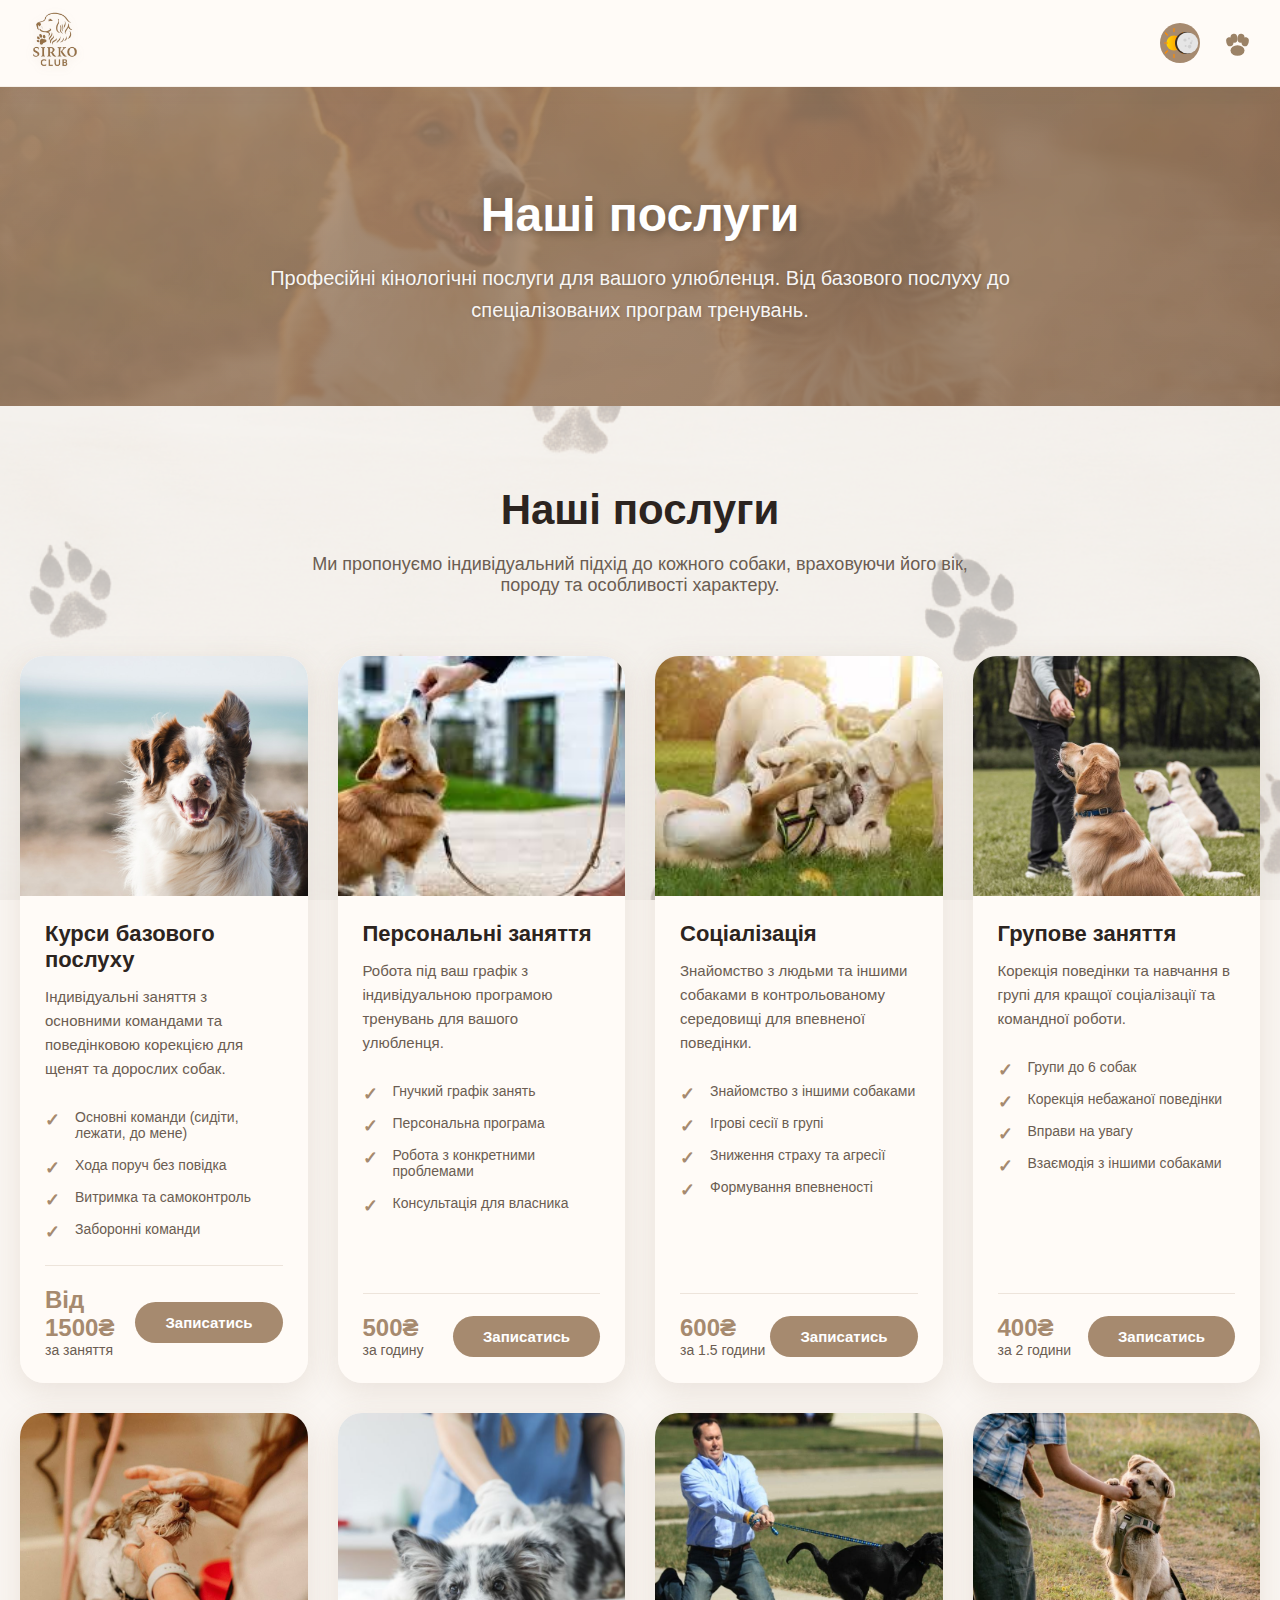
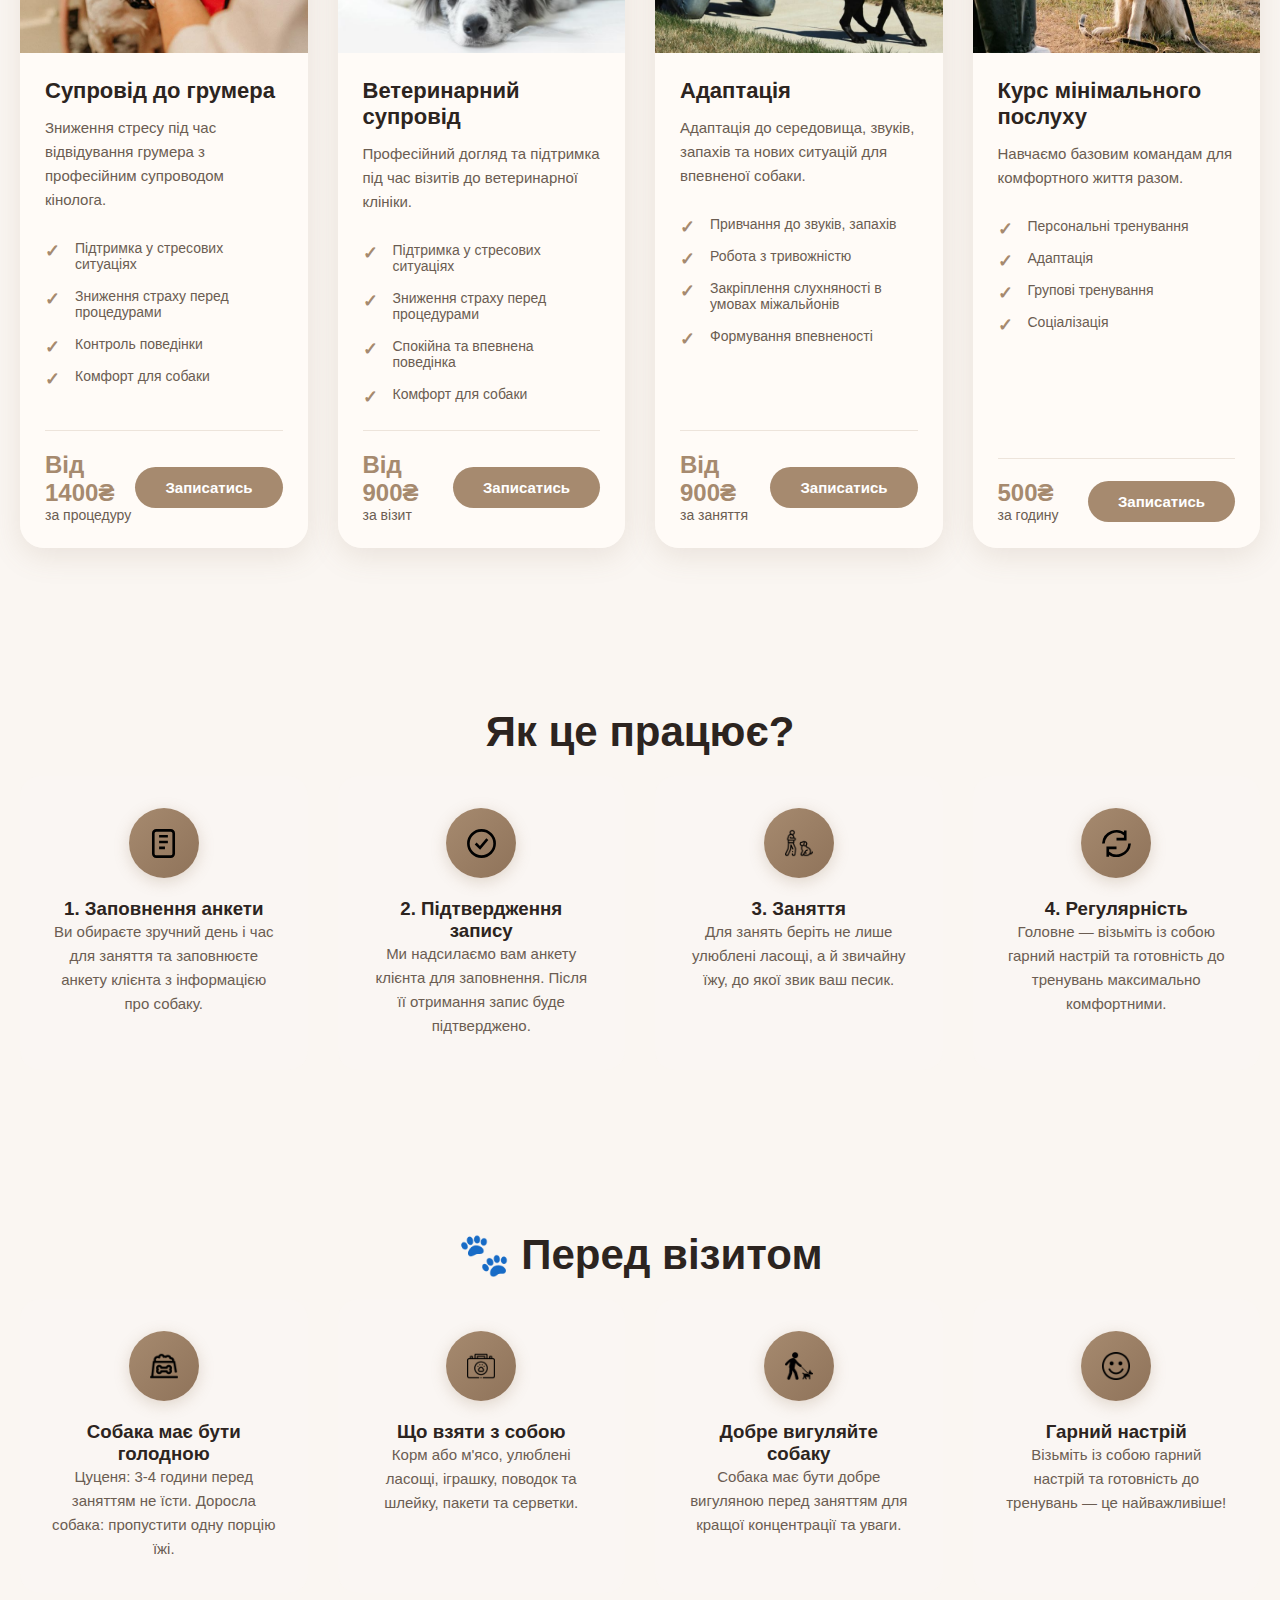
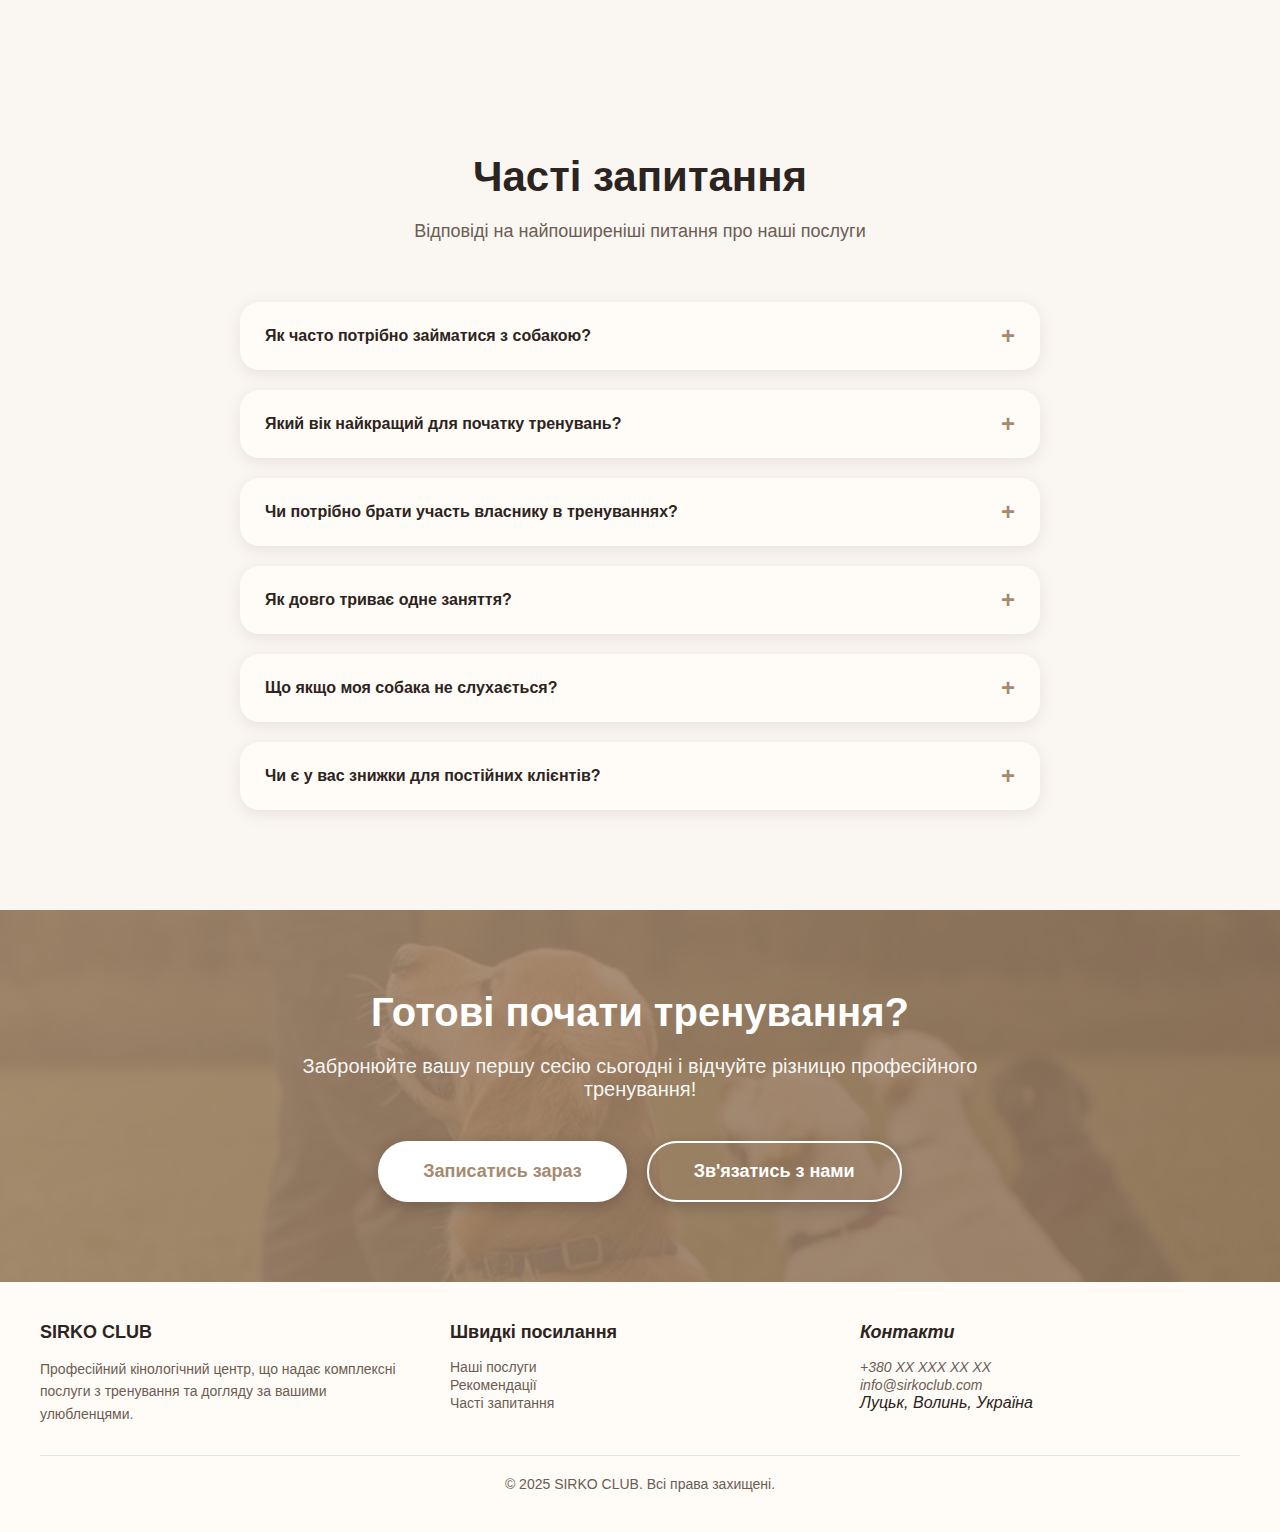
<file: services.html>
<!DOCTYPE html>
<html lang="uk">
<head>
  <meta charset="UTF-8">
  <meta name="viewport" content="width=device-width, initial-scale=1.0">
  <meta name="description" content="Професійні кінологічні послуги у Луцьку. Базовий послух, соціалізація, групові заняття, адаптація та індивідуальні тренування для собак всіх порід та віку.">
  <meta name="keywords" content="кінолог Луцьк, дресирування собак, тренування собак, курси послуху, соціалізація собак, групові заняття">
  <meta property="og:title" content="SIRKO CLUB - Професійні кінологічні послуги у Луцьку">
  <meta property="og:description" content="Індивідуальний підхід до кожного собаки. Від базового послуху до спеціалізованих програм тренувань.">
  <meta property="og:type" content="website">
  <meta property="og:image" content="img/light.png">
  <title>SIRKO CLUB - Послуги</title>
  <link rel="stylesheet" href="css/services.css">
</head>
<body>
  <div class="container">
    <!-- ============== ХЕДЕР ============== -->
    <header>
      <div class="logo">
        <img src="img/light.png" alt="SIRKO CLUB - Логотип кінологічного центру" class="logo-img" id="logoImg"
             onerror="this.style.display='none'; document.getElementById('logoFallback').style.display='flex';">
        <div id="logoFallback" class="logo-fallback" style="display: none;" aria-label="SIRKO CLUB">SC</div>
      </div>
      <nav class="header-controls">
        <button class="theme-toggle" id="themeToggle" aria-label="Змінити тему оформлення">
          <svg class="theme-icon" width="40" height="40" viewBox="0 0 200 200" fill="none" aria-hidden="true">
            <circle cx="70" cy="100" r="38" fill="url(#sunGradient)"/>
            <defs>
              <linearGradient id="sunGradient">
                <stop offset="0%" stop-color="#FFD700"/>
                <stop offset="100%" stop-color="#FF8C00"/>
              </linearGradient>
            </defs>
            <rect x="67" y="25" width="6" height="20" rx="3" fill="#FF8C00"/>
            <rect x="105" y="45" width="6" height="20" rx="3" fill="#FF8C00" transform="rotate(45 108 55)"/>
            <rect x="130" y="97" width="20" height="6" rx="3" fill="#FF8C00"/>
            <rect x="105" y="135" width="6" height="20" rx="3" fill="#FF8C00" transform="rotate(-45 108 145)"/>
            <rect x="67" y="155" width="6" height="20" rx="3" fill="#FF8C00"/>
            <rect x="29" y="135" width="6" height="20" rx="3" fill="#FF8C00" transform="rotate(45 32 145)"/>
            <rect x="20" y="97" width="20" height="6" rx="3" fill="#FF8C00"/>
            <rect x="29" y="45" width="6" height="20" rx="3" fill="#FF8C00" transform="rotate(-45 32 55)"/>
            <circle cx="130" cy="100" r="55" fill="#3d2f22"/>
            <circle cx="138" cy="100" r="53" fill="#E5E5E5"/>
            <circle cx="125" cy="85" r="8" fill="#C8C8C8" opacity="0.7"/>
            <circle cx="145" cy="78" r="5" fill="#C8C8C8" opacity="0.7"/>
            <circle cx="155" cy="100" r="6" fill="#C8C8C8" opacity="0.7"/>
            <circle cx="148" cy="118" r="9" fill="#C8C8C8" opacity="0.7"/>
            <circle cx="128" cy="115" r="5" fill="#C8C8C8" opacity="0.7"/>
            <circle cx="160" cy="90" r="4" fill="#C8C8C8" opacity="0.6"/>
          </svg>
        </button>
        <button class="menu-icon" id="menuToggle" aria-label="Відкрити меню навігації" aria-expanded="false">
          <svg class="paw-icon" viewBox="0 0 100 100" aria-hidden="true">
            <ellipse cx="50" cy="70" rx="20" ry="15" fill="#9b8266"/>
            <ellipse cx="28" cy="45" rx="10" ry="13" fill="#9b8266" transform="rotate(-15 28 45)"/>
            <ellipse cx="40" cy="35" rx="10" ry="13" fill="#9b8266" transform="rotate(-5 40 35)"/>
            <ellipse cx="60" cy="35" rx="10" ry="13" fill="#9b8266" transform="rotate(5 60 35)"/>
            <ellipse cx="72" cy="45" rx="10" ry="13" fill="#9b8266" transform="rotate(15 72 45)"/>
          </svg>
        </button>
      </nav>
    </header>
    <div class="menu-overlay" id="menuOverlay" aria-hidden="true"></div>
    <nav class="mobile-menu" id="mobileMenu" aria-label="Головна навігація">
      <button class="close-menu-btn" id="closeMenuBtn" aria-label="Закрити меню">
        <img src="img/hr.png" alt="" style="width: 28px; height: 28px; object-fit: contain;">
      </button>
      <ul class="menu-links">
        <li><a href="index.html">Головна</a></li>
        <li><a href="services.html" aria-current="page">Послуги</a></li>
        <li><a href="contact.html">Контакти</a></li>
      </ul>
    </nav>

    <main>
      <!-- ============== HERO ============== -->
      <section class="hero" id="home">
        <div class="hero-content">
          <h1>Наші послуги</h1>
          <p>Професійні кінологічні послуги для вашого улюбленця. Від базового послуху до спеціалізованих програм тренувань.</p>
        </div>
      </section>

      <!-- ============== «НАШІ ПОСЛУГИ» ============== -->
      <section class="services-section" id="services">
        <div class="section-inner">
          <h2 class="section-title">Наші послуги</h2>
          <p class="section-subtitle">Ми пропонуємо індивідуальний підхід до кожного собаки, враховуючи його вік, породу та особливості характеру.</p>
          <div class="services-grid">
            <!-- Service 1 -->
            <article class="service-card">
              <img src="img/1.jpeg" alt="Тренування собаки базовим командам на майданчику" class="service-image" loading="lazy">
              <div class="service-content">
                <h3 class="service-title">Курси базового послуху</h3>
                <p class="service-description">Індивідуальні заняття з основними командами та поведінковою корекцією для щенят та дорослих собак.</p>
                <ul class="service-features">
                  <li>Основні команди (сидіти, лежати, до мене)</li>
                  <li>Хода поруч без повідка</li>
                  <li>Витримка та самоконтроль</li>
                  <li>Заборонні команди</li>
                </ul>
                <div class="service-footer">
                  <div>
                    <div class="service-price">Від 1500₴</div>
                    <div class="service-duration">за заняття</div>
                  </div>
                  <button class="btn-book" onclick="window.location.href='https://docs.google.com/forms/d/e/1FAIpQLSfRU9V35muURrDXWjqPRwVCENJERjDULEuLizLu45C7HAdxSQ/viewform'"><span>Записатись</span></button>
                </div>
              </div>
            </article>
            <!-- Service 2 -->
            <article class="service-card">
              <img src="img/2.jpeg" alt="Індивідуальне тренування собаки з кінологом" class="service-image" loading="lazy">
              <div class="service-content">
                <h3 class="service-title">Персональні заняття</h3>
                <p class="service-description">Робота під ваш графік з індивідуальною програмою тренувань для вашого улюбленця.</p>
                <ul class="service-features">
                  <li>Гнучкий графік занять</li>
                  <li>Персональна програма</li>
                  <li>Робота з конкретними проблемами</li>
                  <li>Консультація для власника</li>
                </ul>
                <div class="service-footer">
                  <div>
                    <div class="service-price">500₴</div>
                    <div class="service-duration">за годину</div>
                  </div>
                  <button class="btn-book" onclick="window.location.href='https://docs.google.com/forms/d/e/1FAIpQLSfRU9V35muURrDXWjqPRwVCENJERjDULEuLizLu45C7HAdxSQ/viewform'"><span>Записатись</span></button>
                </div>
              </div>
            </article>
            <!-- Service 3 -->
            <article class="service-card">
              <img src="img/3.jpeg" alt="Соціалізація собаки з іншими тваринами" class="service-image" loading="lazy">
              <div class="service-content">
                <h3 class="service-title">Соціалізація</h3>
                <p class="service-description">Знайомство з людьми та іншими собаками в контрольованому середовищі для впевненої поведінки.</p>
                <ul class="service-features">
                  <li>Знайомство з іншими собаками</li>
                  <li>Ігрові сесії в групі</li>
                  <li>Зниження страху та агресії</li>
                  <li>Формування впевненості</li>
                </ul>
                <div class="service-footer">
                  <div>
                    <div class="service-price">600₴</div>
                    <div class="service-duration">за 1.5 години</div>
                  </div>
                  <button class="btn-book" onclick="window.location.href='https://docs.google.com/forms/d/e/1FAIpQLSfRU9V35muURrDXWjqPRwVCENJERjDULEuLizLu45C7HAdxSQ/viewform'"><span>Записатись</span></button>
                </div>
              </div>
            </article>
            <!-- Service 4 -->
            <article class="service-card">
              <img src="img/4.jpg" alt="Групове тренування собак на майданчику" class="service-image" loading="lazy">
              <div class="service-content">
                <h3 class="service-title">Групове заняття</h3>
                <p class="service-description">Корекція поведінки та навчання в групі для кращої соціалізації та командної роботи.</p>
                <ul class="service-features">
                  <li>Групи до 6 собак</li>
                  <li>Корекція небажаної поведінки</li>
                  <li>Вправи на увагу</li>
                  <li>Взаємодія з іншими собаками</li>
                </ul>
                <div class="service-footer">
                  <div>
                    <div class="service-price">400₴</div>
                    <div class="service-duration">за 2 години</div>
                  </div>
                  <button class="btn-book" onclick="window.location.href='https://docs.google.com/forms/d/e/1FAIpQLSfRU9V35muURrDXWjqPRwVCENJERjDULEuLizLu45C7HAdxSQ/viewform'"><span>Записатись</span></button>
                </div>
              </div>
            </article>
            <!-- Service 5 -->
            <article class="service-card">
              <img src="img/5.jpg" alt="Кінолог супроводжує собаку до грумера" class="service-image" loading="lazy">
              <div class="service-content">
                <h3 class="service-title">Супровід до грумера</h3>
                <p class="service-description">Зниження стресу під час відвідування грумера з професійним супроводом кінолога.</p>
                <ul class="service-features">
                  <li>Підтримка у стресових ситуаціях</li>
                  <li>Зниження страху перед процедурами</li>
                  <li>Контроль поведінки</li>
                  <li>Комфорт для собаки</li>
                </ul>
                <div class="service-footer">
                  <div>
                    <div class="service-price">Від 1400₴</div>
                    <div class="service-duration">за процедуру</div>
                  </div>
                  <button class="btn-book" onclick="window.location.href='https://docs.google.com/forms/d/e/1FAIpQLSfRU9V35muURrDXWjqPRwVCENJERjDULEuLizLu45C7HAdxSQ/viewform'"><span>Записатись</span></button>
                </div>
              </div>
            </article>
            <!-- Service 6 -->
            <article class="service-card">
              <img src="img/6.jpg" alt="Супровід собаки до ветеринарної клініки" class="service-image" loading="lazy">
              <div class="service-content">
                <h3 class="service-title">Ветеринарний супровід</h3>
                <p class="service-description">Професійний догляд та підтримка під час візитів до ветеринарної клініки.</p>
                <ul class="service-features">
                  <li>Підтримка у стресових ситуаціях</li>
                  <li>Зниження страху перед процедурами</li>
                  <li>Спокійна та впевнена поведінка</li>
                  <li>Комфорт для собаки</li>
                </ul>
                <div class="service-footer">
                  <div>
                    <div class="service-price">Від 900₴</div>
                    <div class="service-duration">за візит</div>
                  </div>
                  <button class="btn-book" onclick="window.location.href='https://docs.google.com/forms/d/e/1FAIpQLSfRU9V35muURrDXWjqPRwVCENJERjDULEuLizLu45C7HAdxSQ/viewform'"><span>Записатись</span></button>
                </div>
              </div>
            </article>
            <!-- Service 7 -->
            <article class="service-card">
              <img src="img/7.jpeg" alt="Адаптація собаки до нового середовища" class="service-image" loading="lazy">
              <div class="service-content">
                <h3 class="service-title">Адаптація</h3>
                <p class="service-description">Адаптація до середовища, звуків, запахів та нових ситуацій для впевненої собаки.</p>
                <ul class="service-features">
                  <li>Привчання до звуків, запахів</li>
                  <li>Робота з тривожністю</li>
                  <li>Закріплення слухняності в умовах міжальйонів</li>
                  <li>Формування впевненості</li>
                </ul>
                <div class="service-footer">
                  <div>
                    <div class="service-price">Від 900₴</div>
                    <div class="service-duration">за заняття</div>
                  </div>
                  <button class="btn-book" onclick="window.location.href='https://docs.google.com/forms/d/e/1FAIpQLSfRU9V35muURrDXWjqPRwVCENJERjDULEuLizLu45C7HAdxSQ/viewform'"><span>Записатись</span></button>
                </div>
              </div>
            </article>
            <!-- Service 8 -->
            <article class="service-card">
              <img src="img/8.jpg" alt="Курс мінімального послуху для собак" class="service-image" loading="lazy">
              <div class="service-content">
                <h3 class="service-title">Курс мінімального послуху</h3>
                <p class="service-description">Навчаємо базовим командам для комфортного життя разом.</p>
                <ul class="service-features">
                  <li>Персональні тренування</li>
                  <li>Адаптація</li>
                  <li>Групові тренування</li>
                  <li>Соціалізація</li>
                </ul>
                <div class="service-footer">
                  <div>
                    <div class="service-price">500₴</div>
                    <div class="service-duration">за годину</div>
                  </div>
                  <button class="btn-book" onclick="window.location.href='https://docs.google.com/forms/d/e/1FAIpQLSfRU9V35muURrDXWjqPRwVCENJERjDULEuLizLu45C7HAdxSQ/viewform'"><span>Записатись</span></button>
                </div>
              </div>
            </article>
          </div>
        </div>
      </section>

      <!-- ============== «ЯК ЦЕ ПРАЦЮЄ» ============== -->
       <div class="info-wrapper">
      <section class="how-it-works-section" id="recomend">
        <div class="section-inner">
          <h2 class="section-title">Як це працює?</h2>
          <div class="info-grid">
            <div class="info-card">
              <div class="info-icon" aria-hidden="true">
                <svg width="48" height="48" viewBox="0 0 24 24" fill="none" stroke="black" stroke-width="1.8">
                  <rect x="5" y="3" width="14" height="18" rx="2"/>
                  <path d="M9 7h6M9 11h6M9 15h4"/>
                </svg>
              </div>
              <h3>1. Заповнення анкети</h3>
              <p>Ви обираєте зручний день і час для заняття та заповнюєте анкету клієнта з інформацією про собаку.</p>
            </div>
            <div class="info-card">
              <div class="info-icon" aria-hidden="true">
                <svg width="48" height="48" viewBox="0 0 24 24" fill="none" stroke="black" stroke-width="1.8">
                  <circle cx="12" cy="12" r="9"/>
                  <path d="M8 12l3 3 5-6"/>
                </svg>
              </div>
              <h3>2. Підтвердження запису</h3>
              <p>Ми надсилаємо вам анкету клієнта для заповнення. Після її отримання запис буде підтверджено.</p>
            </div>
            <div class="info-card">
              <div class="info-icon" aria-hidden="true">
                <img src="img/tr.png" alt="" style="width: 28px; height: 28px; object-fit: contain;">
              </div>
              <h3>3. Заняття</h3>
              <p>Для занять беріть не лише улюблені ласощі, а й звичайну їжу, до якої звик ваш песик.</p>
            </div>
            <div class="info-card">
              <div class="info-icon" aria-hidden="true">
                <svg width="48" height="48" viewBox="0 0 24 24" fill="none" stroke="black" stroke-width="1.8">
                  <path d="M3 12a9 9 0 0 1 15-6M18 3v6h-6M21 12a9 9 0 0 1-15 6M6 21v-6h6"/>
                </svg>
              </div>
              <h3>4. Регулярність</h3>
              <p>Головне — візьміть із собою гарний настрій та готовність до тренувань максимально комфортними.</p>
            </div>
          </div>
        </div>
      </section>

      <!-- ============== «ПЕРЕД ВІЗИТОМ» ============== -->
      <section class="before-visit-section">
        <div class="section-inner">
          <h2 class="section-title">🐾 Перед візитом</h2>
          <div class="info-grid">
            <div class="info-card">
              <div class="info-icon" aria-hidden="true">
                <img src="img/mu.png" alt="" style="width: 28px; height: 28px; object-fit: contain;">
              </div>
              <h3>Собака має бути голодною</h3>
              <p>Цуценя: 3-4 години перед заняттям не їсти. Доросла собака: пропустити одну порцію їжі.</p>
            </div>
            <div class="info-card">
              <div class="info-icon" aria-hidden="true">
                <img src="img/re.png" alt="" style="width: 28px; height: 28px; object-fit: contain;">
              </div>
              <h3>Що взяти з собою</h3>
              <p>Корм або м'ясо, улюблені ласощі, іграшку, поводок та шлейку, пакети та серветки.</p>
            </div>
            <div class="info-card">
              <div class="info-icon" aria-hidden="true">
                <img src="img/sob.png" alt="" style="width: 28px; height: 28px; object-fit: contain;">
              </div>
              <h3>Добре вигуляйте собаку</h3>
              <p>Собака має бути добре вигуляною перед заняттям для кращої концентрації та уваги.</p>
            </div>
            <div class="info-card">
              <div class="info-icon" aria-hidden="true">
                <img src="img/sm.png" alt="" style="width: 28px; height: 28px; object-fit: contain;">
              </div>
              <h3>Гарний настрій</h3>
              <p>Візьміть із собою гарний настрій та готовність до тренувань — це найважливіше!</p>
            </div>
          </div>
        </div>
      </section>
      </div>

      <!-- ============== «ЧАСТІ ЗАПИТАННЯ» ============== -->
      <section class="faq-section" id="question">
        <div class="section-inner">
          <h2 class="section-title">Часті запитання</h2>
          <p class="section-subtitle">Відповіді на найпоширеніші питання про наші послуги</p>
          <div class="faq-container">
            <div class="faq-item">
              <div class="faq-question" role="button" tabindex="0" aria-expanded="false">Як часто потрібно займатися з собакою?</div>
              <div class="faq-answer">Для найкращих результатів рекомендуємо займатися 2-3 рази на тиждень. Це дозволить собаці закріпити навички та поступово прогресувати в навчанні.</div>
            </div>
            <div class="faq-item">
              <div class="faq-question" role="button" tabindex="0" aria-expanded="false">Який вік найкращий для початку тренувань?</div>
              <div class="faq-answer">Тренування можна починати з 3-місячного віку. Щенята швидко засвоюють нову інформацію, але і дорослих собак можна навчити будь-яким командам.</div>
            </div>
            <div class="faq-item">
              <div class="faq-question" role="button" tabindex="0" aria-expanded="false">Чи потрібно брати участь власнику в тренуваннях?</div>
              <div class="faq-answer">Так, обов'язково. Ми навчаємо не лише собаку, а й власника, щоб ви могли продовжувати тренування вдома та підтримувати результати.</div>
            </div>
            <div class="faq-item">
              <div class="faq-question" role="button" tabindex="0" aria-expanded="false">Як довго триває одне заняття?</div>
              <div class="faq-answer">Тривалість залежить від типу послуги: індивідуальні заняття — 1 година, групові — 1.5-2 години, соціалізація — 1.5 години.</div>
            </div>
            <div class="faq-item">
              <div class="faq-question" role="button" tabindex="0" aria-expanded="false">Що якщо моя собака не слухається?</div>
              <div class="faq-answer">Не хвилюйтесь! Ми працюємо з собаками будь-якого рівня підготовки. Наші кінологи знайдуть індивідуальний підхід до вашого улюбленця.</div>
            </div>
            <div class="faq-item">
              <div class="faq-question" role="button" tabindex="0" aria-expanded="false">Чи є у вас знижки для постійних клієнтів?</div>
              <div class="faq-answer">Так, ми пропонуємо знижки при купівлі пакету занять, а також маємо програму лояльності для наших постійних клієнтів.</div>
            </div>
          </div>
        </div>
      </section>

      <!-- ============== CTA ============== -->
      <section class="cta-section" id="contact">
        <h2>Готові почати тренування?</h2>
        <p>Забронюйте вашу першу сесію сьогодні і відчуйте різницю професійного тренування!</p>
        <div class="cta-buttons">
          <button class="btn-large" onclick="window.location.href='https://docs.google.com/forms/d/e/1FAIpQLSfRU9V35muURrDXWjqPRwVCENJERjDULEuLizLu45C7HAdxSQ/viewform'"><span>Записатись зараз</span></button>
          <button class="btn-large btn-outline" onclick="window.location.href='https://t.me/Pracontanaaa'"><span>Зв'язатись з нами</span></button>
        </div>
      </section>
    </main>

    <!-- ============== FOOTER ============== -->
    <footer>
      <div class="footer-content">
        <div class="footer-section">
          <h4>SIRKO CLUB</h4>
          <p style="color: var(--text-secondary); font-size: 14px; line-height: 1.6;">Професійний кінологічний центр, що надає комплексні послуги з тренування та догляду за вашими улюбленцями.</p>
        </div>
        <nav class="footer-section" aria-label="Додаткова навігація">
          <h4>Швидкі посилання</h4>
          <ul class="footer-links">
            <li><a href="#home">Наші послуги</a></li>
            <li><a href="#recomend">Рекомендації</a></li>
            <li><a href="#question">Часті запитання</a></li>
          </ul>
        </nav>
        <address class="footer-section">
          <h4>Контакти</h4>
          <ul class="footer-links">
            <li><a href="tel:+380XXXXXXXXX">+380 XX XXX XX XX</a></li>
            <li><a href="mailto:info@sirkoclub.com">info@sirkoclub.com</a></li>
            <li>Луцьк, Волинь, Україна</li>
          </ul>
        </address>
      </div>
      <div class="footer-bottom">
        © 2025 SIRKO CLUB. Всі права захищені.
      </div>
    </footer>
  </div>

  <button class="scroll-top" id="scrollTop">↑</button>
<script src="js/services.js"></script>
  
</body>
</html>
</file>
<file: css/services.css>
:root {
      --bg-primary: linear-gradient(135deg, #f7ebe1 0%, #eddfd2 100%);
      --bg-secondary: rgba(250, 246, 242, 0.95);
      --bg-card: rgba(255, 251, 247, 0.98);
      --text-primary: #2c2420;
      --text-secondary: #6b5d52;
      --accent: #a68a6f;
      --accent-hover: #8f735a;
      --shadow: rgba(139, 114, 86, 0.15);
      --transition: all 0.3s cubic-bezier(0.4, 0, 0.2, 1);
    }

    [data-theme="dark"] {
      --bg-primary: linear-gradient(135deg, #2c2416 0%, #1a1612 100%);
      --bg-secondary: #1f1c18;
      --bg-card: #2a2520;
      --text-primary: #e8e8e8;
      --text-secondary: #b8b8b8;
      --accent: #b8956f;
      --accent-hover: #a38560;
      --shadow: rgba(0,0,0,0.3);
    }

    * {
      margin: 0;
      padding: 0;
      box-sizing: border-box;
    }

    html {
      scroll-behavior: smooth;
    }

    body {
      font-family: 'Segoe UI', Tahoma, Geneva, Verdana, sans-serif;
      background: var(--bg-primary);
      color: var(--text-primary);
      transition: var(--transition);
      overflow-x: hidden;
    }

    .container {
      max-width: 100%;
      margin: 0 auto;
      background: var(--bg-secondary);
      min-height: 100vh;
    }

    /* ====== ХЕДЕР ====== */
    header {
      display: flex;
      justify-content: space-between;
      align-items: center;
      padding: 8px 20px;
      background: var(--bg-card);
      position: sticky;
      top: 0;
      z-index: 97;
      box-shadow: 0 2px 15px var(--shadow);
      backdrop-filter: blur(10px);
      border-bottom: 1px solid rgba(166, 138, 111, 0.1);
    }

    .logo {
      display: flex;
      align-items: center;
      gap: 10px;
    }

    .logo-img {
      width: 70px;
      height: 70px;
      object-fit: contain;
      transition: transform 0.3s ease;
      filter: drop-shadow(0 2px 4px var(--shadow));
    }

    .logo-fallback {
      width: 50px;
      height: 50px;
      background: var(--accent);
      border-radius: 50%;
      display: flex;
      align-items: center;
      justify-content: center;
      color: rgb(110, 85, 56);
      font-weight: bold;
      font-size: 20px;
    }

    .header-controls {
      display: flex;
      align-items: center;
      gap: 15px;
    }

    .theme-toggle, .menu-icon {
      width: 40px;
      height: 40px;
      border-radius: 50%;
      background: var(--accent);
      border: none;
      cursor: pointer;
      display: flex;
      align-items: center;
      justify-content: center;
      transition: var(--transition);
    }

    .menu-icon {
      width: 45px;
      height: 45px;
      cursor: pointer;
      position: relative;
      z-index: 101;
      background: none;
      border: none;
      padding: 5px;
      transition: var(--transition);
    }

    .menu-icon:hover {
      transform: scale(1.1);
    }

    .paw-icon {
      width: 100%;
      height: 100%;
      transition: var(--transition);
      fill: var(--accent);
    }

    .menu-icon.active .paw-icon {
      transform: rotate(90deg);
    }

    .mobile-menu {
      position: fixed;
      top: 0;
      right: -100%;
      width: 280px;
      max-width: 85%;
      height: 100vh;
      background: var(--bg-card);
      box-shadow: -5px 0 25px var(--shadow);
      transition: right 0.4s cubic-bezier(0.4, 0, 0.2, 1);
      z-index: 99;
      padding: 80px 30px 30px;
      overflow-y: auto;
    }

    .mobile-menu.active {
      right: 0;
    }

    .menu-overlay {
      position: fixed;
      top: 0;
      left: 0;
      width: 100%;
      height: 100vh;
      background: rgba(0, 0, 0, 0);
      opacity: 0;
      visibility: hidden;
      transition: var(--transition);
      z-index: 98;
      backdrop-filter: blur(4px);
    }

    .menu-overlay.active {
      opacity: 1;
      visibility: visible;
    }

    .menu-links {
      list-style: none;
    }

    .menu-links li {
      margin-bottom: 20px;
      opacity: 0;
      transform: translateX(20px);
      transition: var(--transition);
    }

    .mobile-menu.active .menu-links li {
      opacity: 1;
      transform: translateX(0);
    }

    .mobile-menu.active .menu-links li:nth-child(1) { transition-delay: 0.1s; }
    .mobile-menu.active .menu-links li:nth-child(2) { transition-delay: 0.15s; }
    .mobile-menu.active .menu-links li:nth-child(3) { transition-delay: 0.2s; }
    .mobile-menu.active .menu-links li:nth-child(4) { transition-delay: 0.25s; }
    .mobile-menu.active .menu-links li:nth-child(5) { transition-delay: 0.3s; }
    .mobile-menu.active .menu-links li:nth-child(6) { transition-delay: 0.35s; }

    .menu-links a {
      color: var(--text-primary);
      text-decoration: none;
      font-size: 18px;
      font-weight: 500;
      transition: var(--transition);
      display: block;
      padding: 10px 15px 10px 0;
      position: relative;
    }

    .menu-links a::before {
      content: '🐾';
      position: absolute;
      left: -30px;
      opacity: 0;
      transform: translateX(-10px) rotate(-20deg);
      transition: all 0.4s cubic-bezier(0.68, -0.55, 0.265, 1.55);
      font-size: 16px;
    }

    .menu-links a::after {
      content: '';
      position: absolute;
      bottom: 0;
      left: 0;
      width: 0;
      height: 2px;
      background: var(--accent);
      transition: width 0.3s ease;
    }

    .menu-links a:hover::before {
      opacity: 1;
      transform: translateX(0) rotate(0deg);
      left: -25px;
    }

    .menu-links a:hover::after {
      width: calc(100% - 15px);
    }

    .menu-links a:hover {
      color: var(--accent);
      padding-left: 5px;
    }

    /* ====== CLOSE MENU BUTTON ====== */
    .close-menu-btn {
      position: absolute;
      top: 25px;
      right: 25px;
      width: 44px;
      height: 44px;
      background: var(--accent);
      border: none;
      border-radius: 50%;
      cursor: pointer;
      display: flex;
      align-items: center;
      justify-content: center;
      transition: all 0.4s cubic-bezier(0.68, -0.55, 0.265, 1.55);
      box-shadow: 0 4px 12px rgba(166, 138, 111, 0.3);
      z-index: 100;
      padding: 0;
    }

    .close-menu-btn:hover {
      background: var(--accent-hover);
      transform: rotate(90deg) scale(1.1);
      box-shadow: 0 6px 18px rgba(166, 138, 111, 0.4);
    }

    .close-menu-btn:active {
      transform: rotate(90deg) scale(0.95);
    }

    .close-menu-btn svg {
      width: 70%;
      height: 70%;
      fill: white;
      transition: transform 0.3s ease;
    }

    .close-menu-btn:hover svg {
      transform: scale(1.1);
    }

    /* ====== HERO ====== */
    .hero {
      position: relative;
      padding: 100px 20px 80px;
      background: linear-gradient(135deg, var(--accent) 0%, var(--accent-hover) 100%);
      text-align: center;
      overflow: hidden;
    }

    .hero::before {
      content: '';
      position: absolute;
      inset: 0;
      background: url('../img/h.jpeg') center/cover;
      opacity: 0.15;
      z-index: 0;
    }

    .hero-content {
      position: relative;
      z-index: 2;
      max-width: 800px;
      margin: 0 auto;
    }

    .hero h1 {
      font-size: clamp(28px, 6vw, 48px);
      color: white;
      margin-bottom: 20px;
      font-weight: 700;
      text-shadow: 2px 2px 8px rgba(0, 0, 0, 0.3);
    }

    .hero p {
      color: rgba(255, 255, 255, 0.95);
      font-size: clamp(16px, 3vw, 20px);
      line-height: 1.6;
      text-shadow: 1px 1px 4px rgba(0, 0, 0, 0.2);
    }

    /* ====== УНІВЕРСАЛЬНИЙ КОНТЕЙНЕР ДЛЯ ТЕКСТУ ====== */
    .section-inner {
      max-width: 1400px;
      margin: 0 auto;
      padding: 0 20px;
      position: relative;
      z-index: 1;
    }

    /* ====== СЕКЦІЯ «НАШІ ПОСЛУГИ» ====== */
    .services-section {
      padding: 80px 0;
      position: relative;
      background: url('../img/9.png') center/cover fixed;
      width: 100vw;
      margin-left: calc(-50vw + 50%);
    }

    .services-section::before {
      content: '';
      position: absolute;
      inset: 0;
      background: rgba(250, 246, 242, 0.75);
      z-index: 0;
    }

    [data-theme="dark"] .services-section::before {
      background: rgba(31, 28, 24, 0.75);
    }

    .section-title {
      font-size: clamp(28px, 5vw, 42px);
      color: var(--text-primary);
      text-align: center;
      margin-bottom: 20px;
      font-weight: 700;
    }

    .section-subtitle {
      text-align: center;
      color: var(--text-secondary);
      font-size: clamp(16px, 3vw, 18px);
      margin-bottom: 60px;
      max-width: 700px;
      margin-left: auto;
      margin-right: auto;
    }

    .services-grid {
      display: grid;
      grid-template-columns: repeat(auto-fill, minmax(280px, 1fr));
      gap: 30px;
    }

    @media (max-width: 640px) {
      .services-grid {
        grid-template-columns: 1fr;
      }
    }

    .service-card {
      background: var(--bg-card);
      border-radius: 24px;
      overflow: hidden;
      box-shadow: 0 8px 30px var(--shadow);
      transition: var(--transition);
      display: flex;
      flex-direction: column;
    }

    .service-card:hover {
      transform: translateY(-10px) scale(1.02);
      box-shadow: 0 15px 40px var(--shadow);
    }

    .service-image {
      width: 100%;
      height: 240px;
      object-fit: cover;
      transition: transform 0.5s ease;
    }

    .service-card:hover .service-image {
      transform: scale(1.1);
    }

    .service-content {
      padding: 25px;
      flex-grow: 1;
      display: flex;
      flex-direction: column;
    }

    .service-title {
      font-size: 22px;
      font-weight: 700;
      color: var(--text-primary);
      margin-bottom: 12px;
    }

    .service-description {
      color: var(--text-secondary);
      line-height: 1.6;
      margin-bottom: 20px;
      font-size: 15px;
    }

    .service-features {
      list-style: none;
      margin-bottom: 20px;
    }

    .service-features li {
      color: var(--text-secondary);
      padding: 8px 0 8px 30px;
      position: relative;
      font-size: 14px;
    }

    .service-features li::before {
      content: '✓';
      position: absolute;
      left: 0;
      color: var(--accent);
      font-weight: bold;
      font-size: 18px;
    }

    .service-footer {
      display: flex;
      justify-content: space-between;
      align-items: center;
      padding-top: 20px;
      border-top: 1px solid rgba(166, 138, 111, 0.2);
      margin-top: auto;
    }

    .service-price {
      font-size: 24px;
      font-weight: 700;
      color: var(--accent);
    }

    .service-duration {
      font-size: 14px;
      color: var(--text-secondary);
    }

    .btn-book {
      background: var(--accent);
      color: white;
      border: none;
      padding: 12px 30px;
      border-radius: 25px;
      font-size: 15px;
      font-weight: 600;
      cursor: pointer;
      transition: var(--transition);
    }

    .btn-book:hover {
      background: var(--accent-hover);
      transform: scale(1.05);
    }

    /* ====== «ЯК ЦЕ ПРАЦЮЄ» та «ПЕРЕД ВІЗИТОМ» ====== */
    .how-it-works-section,
    .before-visit-section {
      padding: 80px 0;
      position: relative;
      background: url('../img/19.jpg') center/cover fixed;
      width: 100vw;
      margin-left: calc(-50vw + 50%);
    }

    .how-it-works-section::before,
    .before-visit-section::before {
      content: '';
      position: absolute;
      inset: 0;
      background: rgba(250, 246, 242, 0.70);
      z-index: 0;
    }

    [data-theme="dark"] .how-it-works-section::before,
    [data-theme="dark"] .before-visit-section::before {
      background: rgba(20, 16, 12, 0.80);
    }

    .info-grid {
      display: grid;
      grid-template-columns: repeat(auto-fit, minmax(250px, 1fr));
      gap: 30px;
    }

    .info-card {
      background: var(--bg-secondary);
      padding: 30px;
      border-radius: 20px;
      text-align: center;
      transition: var(--transition);
      border: 2px solid transparent;
    }

    .info-card:hover {
      transform: translateY(-5px);
      box-shadow: 0 10px 30px var(--shadow);
      border-color: rgba(166, 138, 111, 0.3);
    }

    .info-icon {
      width: 70px;
      height: 70px;
      background: linear-gradient(135deg, var(--accent) 0%, var(--accent-hover) 100%);
      border-radius: 50%;
      display: flex;
      align-items: center;
      justify-content: center;
      margin: 0 auto 20px;
      transition: var(--transition);
      box-shadow: 0 4px 15px rgba(166, 138, 111, 0.3);
    }

    .info-card:hover .info-icon {
      transform: rotate(360deg) scale(1.1);
      box-shadow: 0 6px 20px rgba(166, 138, 111, 0.4);
    }

    .info-icon svg {
      width: 35px;
      height: 35px;
    }

    .info-card h4 {
      font-size: 20px;
      color: var(--text-primary);
      margin-bottom: 12px;
      font-weight: 600;
    }

    .info-card p {
      color: var(--text-secondary);
      line-height: 1.6;
      font-size: 15px;
    }

    /* ====== «ЧАСТІ ЗАПИТАННЯ» ====== */
    .faq-section {
      padding: 80px 0;
      position: relative;
      background: url('../img/8.jpg') center/cover fixed;
      width: 100vw;
      margin-left: calc(-50vw + 50%);
    }

    .faq-section::before {
      content: '';
      position: absolute;
      inset: 0;
      background: rgba(250, 246, 242, 0.77);
      z-index: 0;
    }

    [data-theme="dark"] .faq-section::before {
      background: rgba(31, 28, 24, 0.77);
    }

    .faq-container {
      max-width: 800px;
      margin: 0 auto;
      position: relative;
      z-index: 1;
    }

    .faq-item {
      background: var(--bg-card);
      border-radius: 20px;
      margin-bottom: 20px;
      overflow: hidden;
      box-shadow: 0 4px 15px var(--shadow);
      transition: var(--transition);
    }

    .faq-item:hover {
      box-shadow: 0 8px 25px var(--shadow);
    }

    .faq-question {
      padding: 20px 25px;
      cursor: pointer;
      display: flex;
      justify-content: space-between;
      align-items: center;
      font-weight: 600;
      color: var(--text-primary);
      transition: var(--transition);
    }

    .faq-question:hover {
      background: rgba(166, 138, 111, 0.05);
    }

    .faq-question::after {
      content: '+';
      font-size: 24px;
      color: var(--accent);
      transition: var(--transition);
    }

    .faq-item.active .faq-question::after {
      transform: rotate(45deg);
    }

    .faq-answer {
      padding: 0 25px;
      max-height: 0;
      overflow: hidden;
      transition: max-height 0.3s ease, padding 0.3s ease;
      color: var(--text-secondary);
      line-height: 1.6;
    }

    .faq-item.active .faq-answer {
      padding: 0 25px 20px;
      max-height: 300px;
    }

    /* ====== CTA ====== */
    .cta-section {
      background: linear-gradient(135deg, var(--accent) 0%, var(--accent-hover) 100%);
      padding: 80px 20px;
      text-align: center;
      position: relative;
      overflow: hidden;
    }

    .cta-section::before {
      content: '';
      position: absolute;
      inset: 0;
      background: url('../img/4.jpg') center/cover;
      opacity: 0.1;
    }

    .cta-section h2 {
      font-size: clamp(28px, 5vw, 40px);
      color: white;
      margin-bottom: 20px;
      position: relative;
      z-index: 1;
      font-weight: 700;
    }

    .cta-section p {
      font-size: clamp(16px, 3vw, 20px);
      color: rgba(255, 255, 255, 0.95);
      margin-bottom: 40px;
      max-width: 700px;
      margin-left: auto;
      margin-right: auto;
      position: relative;
      z-index: 1;
    }

    .cta-buttons {
      display: flex;
      gap: 20px;
      justify-content: center;
      flex-wrap: wrap;
      position: relative;
      z-index: 1;
    }

    .btn-large {
      background: white;
      color: var(--accent);
      border: none;
      padding: 18px 45px;
      border-radius: 30px;
      font-size: 18px;
      font-weight: 600;
      cursor: pointer;
      transition: var(--transition);
      box-shadow: 0 4px 15px rgba(0, 0, 0, 0.2);
    }

    .btn-large:hover {
      transform: translateY(-3px);
      box-shadow: 0 6px 20px rgba(0, 0, 0, 0.3);
    }

    .btn-outline {
      background: transparent;
      color: white;
      border: 2px solid white;
    }

    .btn-outline:hover {
      background: white;
      color: var(--accent);
    }

    /* ====== FOOTER ====== */
    footer {
      background: var(--bg-card);
      padding: 40px 20px;
    }

    .footer-content {
      display: grid;
      grid-template-columns: repeat(auto-fit, minmax(200px, 1fr));
      gap: 30px;
      max-width: 1200px;
      margin: 0 auto 30px;
    }

    .footer-section h4 {
      font-size: 18px;
      color: var(--text-primary);
      margin-bottom: 15px;
    }

    .footer-links {
      list-style: none;
    }

    .footer-links a {
      color: var(--text-secondary);
      text-decoration: none;
      font-size: 14px;
      transition: var(--transition);
    }

    .footer-links a:hover {
      color: var(--accent);
      padding-left: 5px;
    }

    .footer-bottom {
      border-top: 1px solid rgba(155, 130, 102, 0.2);
      padding-top: 20px;
      text-align: center;
      color: var(--text-secondary);
      font-size: 14px;
      max-width: 1200px;
      margin: 30px auto 0;
    }

    /* ====== КНОПКА «ВГОРУ» ====== */
    .scroll-top {
      position: fixed;
      bottom: 30px;
      right: 30px;
      width: 50px;
      height: 50px;
      background: var(--accent);
      border-radius: 50%;
      border: none;
      color: white;
      font-size: 24px;
      cursor: pointer;
      opacity: 0;
      visibility: hidden;
      transition: var(--transition);
      z-index: 90;
      display: flex;
      align-items: center;
      justify-content: center;
    }

    .scroll-top.visible {
      opacity: 1;
      visibility: visible;
    }

    .scroll-top:hover {
      background: var(--accent-hover);
      transform: translateY(-5px);
    }

    /* ===== ENHANCED REALISTIC DOG-WALK PAW SEQUENCE ===== */
    .paw-print {
      position: fixed;
      width: 34px;
      height: 34px;
      opacity: 0;
      pointer-events: none;
      z-index: 55;
      transform-origin: center;
    }

    .paw-print svg {
      width: 100%;
      height: 100%;
      fill: var(--accent);
      filter: drop-shadow(0 1px 2px rgba(0,0,0,.25));
    }

    .paw-print.left  { transform: rotate(-12deg); }
    .paw-print.right { transform: rotate(12deg); }

    @keyframes pawFade {
      0%   { opacity: 0; transform: translateY(6px) scale(.9); }
      20%  { opacity: .5; }
      80%  { opacity: .5; }
      100% { opacity: 0; transform: translateY(0) scale(1); }
    }
</file>
